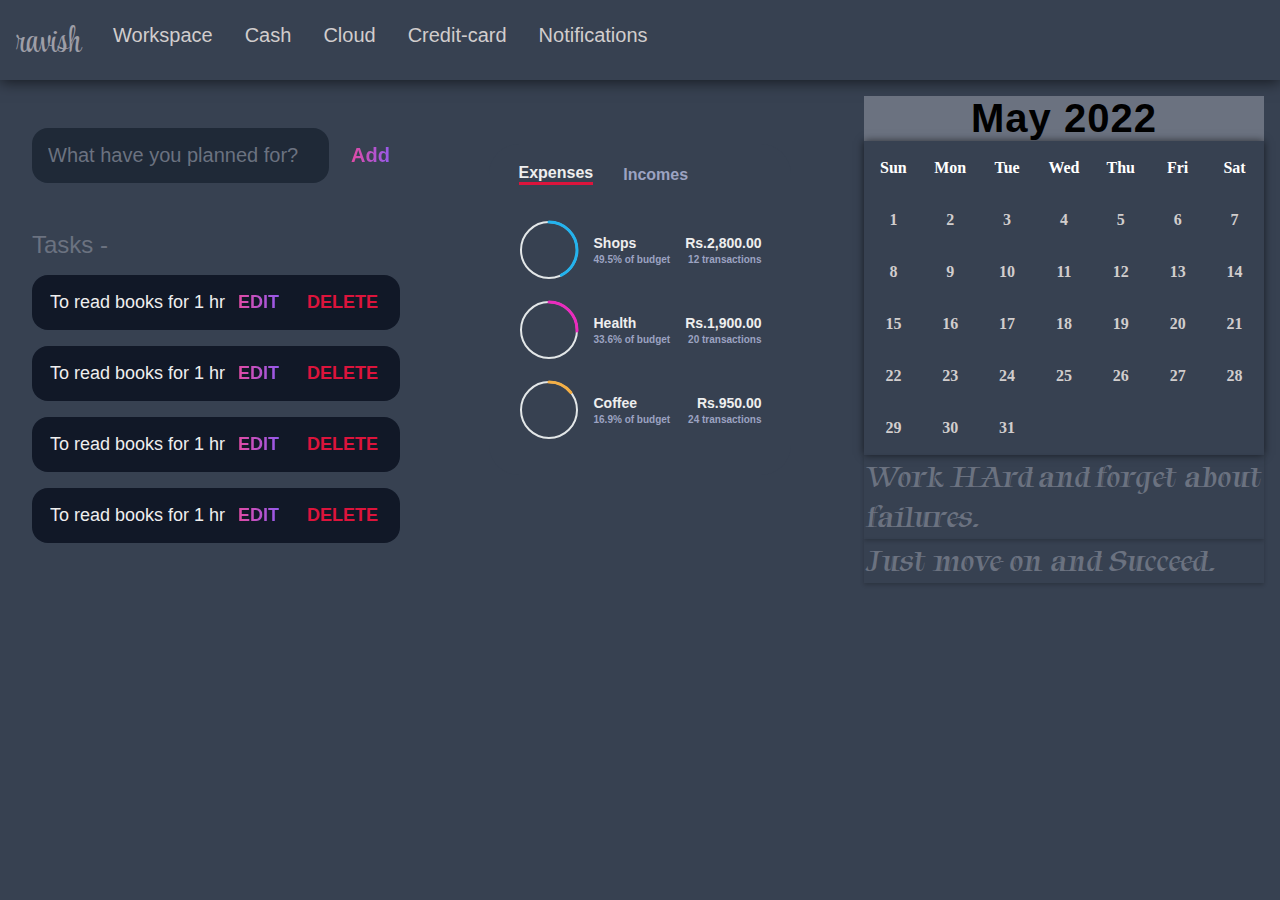
<file: dashboard/index.html>
<!DOCTYPE html>
<html lang="en">
<head>
	<meta charset="UTF-8">
	<meta http-equiv="X-UA-Compatible" content="IE=edge">
	<meta name="viewport" content="width=device-width, initial-scale=1.0">
	<title>Task List 2021</title>

	<link rel="stylesheet" href="style.css" />
    <link rel="stylesheet" href="navbar.css">
    <link rel="stylesheet" href="calender.css">
    <link rel="stylesheet" href="balance.css">
    <!-- <link href="https://cdn.jsdelivr.net/npm/bootstrap@5.1.3/dist/css/bootstrap.min.css" rel="stylesheet" integrity="sha384-1BmE4kWBq78iYhFldvKuhfTAU6auU8tT94WrHftjDbrCEXSU1oBoqyl2QvZ6jIW3" crossorigin="anonymous"> -->


</head>
<body>
    <nav>
        <a href="#" class="logo">ravish</a>
        <a href="#Workspace">Workspace</a>
        <a href="#Cash">Cash</a>
        <a href="#Cloud">Cloud</a>
        <a href="#Credit-card">Credit-card</a>
        <a href="#Notifications">Notifications</a>
    </nav>

    <!-- first row -->

    <div class="personal-dashboard">

        <div class="todo ">
            <header>
                <form id="new-task-form">
                    <input 
                        type="text" 
                        name="new-task-input" 
                        id="new-task-input" 
                        placeholder="What have you planned for?" />
                    <input 
                        type="submit"
                        id="new-task-submit" 
                        value="Add" />
                </form>
            </header>
            <main>
                <section class="task-list">
                    <h2>Tasks - </h2>

                    <div id="tasks">

                        <div class="task">
                            <div class="content">
                                <input 
                                    type="text" 
                                    class="text" 
                                    value="To read books for 1 hr"
                                    readonly>
                            </div>
                            <div class="actions">
                                <button class="edit">Edit</button>
                                <button class="delete">Delete</button>
                            </div>
                        </div>
                        <div class="task">
                            <div class="content">
                                <input 
                                    type="text" 
                                    class="text" 
                                    value="To read books for 1 hr"
                                    readonly>
                            </div>
                            <div class="actions">
                                <button class="edit">Edit</button>
                                <button class="delete">Delete</button>
                            </div>
                        </div>
                        <div class="task">
                            <div class="content">
                                <input 
                                    type="text" 
                                    class="text" 
                                    value="To read books for 1 hr"
                                    readonly>
                            </div>
                            <div class="actions">
                                <button class="edit">Edit</button>
                                <button class="delete">Delete</button>
                            </div>
                        </div>
                        <div class="task">
                            <div class="content">
                                <input 
                                    type="text" 
                                    class="text" 
                                    value="To read books for 1 hr"
                                    readonly>
                            </div>
                            <div class="actions">
                                <button class="edit">Edit</button>
                                <button class="delete">Delete</button>
                            </div>
                        </div>



                    </div>
                </section>
            </main>
        </div>

        <div class="container">
        
            <div class="bottom">
                <div class="expense-income-tab">
                    <span class="expense-tab active">Expenses</span>
                    <span class="income-tab">Incomes</span>
                </div>
                <div class="transaction-row">
                    <div class="transaction-icon">
                        <svg width="60" height="60" class="transaction-svg">
                            <circle r="28" cx="30" cy="30" class="transaction-track"></circle>
                            <circle r="28" cx="30" cy="30" class="transaction-progress" stroke="#23b3ee" stroke-dashoffset="100"></circle>
                        </svg>
                    </div>
                    <div class="transaction-name-col">
                        <span class="transaction-name">Shops</span>
                        <span class="transaction-desc">49.5% of budget</span>
                    </div>
                    <div class="transaction-amount-col">
                        <span class="transaction-amount">Rs.2,800.00</span>
                        <span class="transaction-amount-desc">12 transactions</span>
                    </div>
                </div>
                <div class="transaction-row">
                    <div class="transaction-icon">
                        <svg width="60" height="60" class="transaction-svg">
                            <circle r="28" cx="30" cy="30" class="transaction-track"></circle>
                            <circle r="28" cx="30" cy="30" class="transaction-progress" stroke="#eb2bbe" stroke-dashoffset="130"></circle>
                        </svg>
                    </div>
                    <div class="transaction-name-col">
                        <span class="transaction-name">Health</span>
                        <span class="transaction-desc">33.6% of budget</span>
                    </div>
                    <div class="transaction-amount-col">
                        <span class="transaction-amount">Rs.1,900.00</span>
                        <span class="transaction-amount-desc">20 transactions</span>
                    </div>
                </div>
                <div class="transaction-row">
                    <div class="transaction-icon">
                        <svg width="60" height="60" class="transaction-svg">
                            <circle r="28" cx="30" cy="30" class="transaction-track"></circle>
                            <circle r="28" cx="30" cy="30" class="transaction-progress" stroke="#f4af45" stroke-dashoffset="150"></circle>
                        </svg>
                        <i class="fas fa-coffee icon"></i>
                    </div>
                    <div class="transaction-name-col">
                        <span class="transaction-name">Coffee</span>
                        <span class="transaction-desc">16.9% of budget</span>
                    </div>
                    <div class="transaction-amount-col">
                        <span class="transaction-amount">Rs.950.00</span>
                        <span class="transaction-amount-desc">24 transactions</span>
                    </div>
                </div>
            </div>
        </div>

        <div class="calender">
            <div class="month">
                <strong>May</strong>
                <strong>2022</strong>
            </div>
            <table>
                <tr>
                    <th>Sun</th>
                    <th>Mon</th>
                    <th>Tue</th>
                    <th>Wed</th>
                    <th>Thu</th>
                    <th>Fri</th>
                    <th>Sat</th>
                </tr>
                <tr>
                    <td>1</td>
                    <td>2</td>
                    <td>3</td>
                    <td>4</td>
                    <td>5</td>
                    <td>6</td>
                    <td>7</td>
                </tr>
                <tr>
                    <td>8</td>
                    <td>9</td>
                    <td>10</td>
                    <td>11</td>
                    <td>12</td>
                    <td>13</td>
                    <td>14</td>
                </tr>
                <tr>
                    <td>15</td>
                    <td>16</td>
                    <td>17</td>
                    <td>18</td>
                    <td>19</td>
                    <td>20</td>
                    <td>21</td>
                </tr>
                <tr>
                    <td>22</td>
                    <td>23</td>
                    <td>24</td>
                    <td>25</td>
                    <td>26</td>
                    <td>27</td>
                    <td>28</td>
                </tr>
                <tr>
                    <td>29</td>
                    <td>30</td>
                    <td>31</td>
                    <td></td>
                    <td></td>
                    <td></td>
                    <td></td>
                    
                </tr>
            </table>

            <div class="calender-text">
                <div> Work HArd and forget about failures.</div>
                <div> Just move on and Succeed.</div>
            </div>

        </div>

    </div>

    <!-- second row -->

    <div>

    </div>

</body>
</html>
</file>
<file: dashboard/style.css>
* {
	margin: 0;
	font-family: "Fira sans", sans-serif;
    --dark: #374151;
	--darker: #1F2937;
	--darkest: #111827;
	--grey: #6B7280;
	--pink: #EC4899;
	--purple: #8B5CF6;
	--light: #EEE;
}

body{
    background-color: var(--dark)!important;
}

.personal-dashboard{
	display: flex;
	justify-content: space-between;
}

.todo {
    height: fit-content;
    width: fit-content;
	display: flex;
	flex-direction: column;
	color: #FFF;
	/* box-shadow: 0 0 8px rgba(0,0,0,0.6);
	border-radius: 1rem; */
	margin: 16px 0 0 16px ;

}

header {
	padding: 2rem 1rem;
    max-width: 400px;
	width: 100%;
	margin: 0 auto;
}

#new-task-form {
	display: flex;;
}

input, button {
	appearance: none;
	border: none;
	outline: none;
	background: none;
}

#new-task-input {
	background-color: var(--darker);
	padding: 1rem;
	border-radius: 1rem;
	margin-right: 1rem;
	color: var(--light);
	font-size: 1.25rem;
}

#new-task-input::placeholder {
	color: var(--grey);
}

#new-task-submit {
	color: var(--pink);
	font-size: 1.25rem;
	font-weight: 700;
	background-image: linear-gradient(to right, var(--pink), var(--purple));
	-webkit-background-clip: text;
	-webkit-text-fill-color: transparent;
	cursor: pointer;
	transition: 0.4s;
}

#new-task-submit:hover {
	opacity: 0.8;
}

#new-task-submit:active {
	opacity: 0.6;
}

main {
	max-width: 400px;
	width: 100%;
	margin: 0 auto;
}

.task-list {
	padding: 1rem;
}

.task-list h2 {
	font-size: 1.5rem;
	font-weight: 300;
	color: var(--grey);
	margin-bottom: 1rem;
}

#tasks .task {
	display: flex;
	justify-content: space-between;
	background-color: var(--darkest);
	padding: 1rem;
	border-radius: 1rem;
	margin-bottom: 1rem;
}

.task .content {
	flex: 1 1 0%;
}

.task .content .text {
	color: var(--light);
	font-size: 1.125rem;
	width: 100%;
	display: block;
	transition: 0.4s;
}

.task .content .text:not(:read-only) {
	color: var(--pink);
}

.task .actions {
	display: flex;
	margin: 0 -0.5rem;
}

.task .actions button {
	cursor: pointer;
	margin: 0 0.5rem;
	font-size: 1.125rem;
	font-weight: 700;
	text-transform: uppercase;
	transition: 0.4s;
}

.task .actions button:hover {
	opacity: 0.8;
}

.task .actions button:active {
	opacity: 0.6;
}

.task .actions .edit {
	background-image: linear-gradient(to right, var(--pink), var(--purple));
	-webkit-background-clip: text;
	-webkit-text-fill-color: transparent;
}

.task .actions .delete {
	color: crimson;
}
</file>
<file: dashboard/navbar.css>
@import url("https://fonts.googleapis.com/css2?family=Roboto:wght@100;300;400;500;700;900&display=swap");
@import url("https://fonts.googleapis.com/css2?family=Roboto:wght@100;300;400&family=Style+Script&display=swap");
@import url("https://fonts.googleapis.com/css2?family=Montserrat:wght@100;200;300;400;500;600;700;800;900&display=swap");

nav {
  background-color: #374151;
  display: flex;
  /* position: fixed; */
  box-shadow: 0 2px 14px rgba(0,0,0,0.6);
  width: 100%;
  height: 80px;
}

nav a {
  text-decoration: none;
  padding: 16px;
  padding-top: 24px;
  font-size: 20px;
  color: #d1cdcd;
  font-weight: 300;
}

nav a:hover {
  color: crimson;
}

.logo {
  color: #000000;
  font-family: "Style Script", cursive;
  font-size: 36px;
  padding-top: 16px;
}

.logo:hover {
  color: #9e9ea7;
}
</file>
<file: dashboard/calender.css>
@import url('https://fonts.googleapis.com/css2?family=Tapestry&display=swap');

.calender{
    margin: 16px 16px 0 0;
    max-width: 400px;
    font-family: serif;
    font-weight: bold;
    color: black;
    display: flex;
    flex-direction: column;
}
.month{
    text-align: center;
    background: #6B7280;
    font-size: 40px;
    letter-spacing: 1px;
    color: black;

}

table{
    box-shadow: 0 0 8px rgba(0, 0, 0, 0.6);
}

table, th, td{
    width: 100%;
    table-layout: fixed;
    text-align: center;
    font-size: 4 px;
    font-family: Elaphant;
}
tr, th, td{
    padding: 16px 4px;
}
th{
    background: #374151;
    color: white;
    font-family: arial black;
}
td{
    background: #374151;
    color: #d1cdcd;
}
td:hover{
    background: crimson;
}

.calender-text>div
{
    font-family: 'Tapestry', cursive !important;
    color: #6B7280;
    font-weight: 400;
    font-size: xx-large;
    padding: 2px;
    box-shadow: 0 2px 4px rgba(0, 0, 0, 0.2);
}
</file>
<file: dashboard/balance.css>
@import url('https://fonts.googleapis.com/css2?family=Nunito+Sans:wght@400;600;700&display=swap');


.container {
    font-family: 'Nunito Sans', sans-serif;
    display: flex;
    background: #374151;
    height: fit-content;
    width: fit-content;
    margin-top: 64px;
}


div.bottom {
    background: #374151;
    padding: 20px 30px;
    border-radius: 30px;
}

div.expense-income-tab {
    display: flex;
    align-items: center;
    margin-bottom: 30px;
}

span.expense-tab {
    color: #9ca3c2;
    font-weight: 700;
    font-size: 16px;
}

span.income-tab {
    color: #9ca3c2;
    font-weight: 700;
    font-size: 16px;
    margin-left: 30px;
    margin-right: auto;
}

i.fa-filter {
    color: #fdfdff;
}

circle.transaction-track {
    stroke: #e3e7e8;
    stroke-width: 2;
    fill: none;
}

circle.transaction-progress {
    stroke-width: 3;
    stroke-dasharray: 175;
    fill: none;
    stroke-linecap: round;
    transform-origin: center;
    transform: rotate(-90deg);
}

div.transaction-row {
    display: flex;
    align-items: center;
    padding-bottom: 10px;
}

div.transaction-icon {
    position: relative;
    display: flex;
    justify-content: center;
    align-items: center;
    width: 60px;
    height: 60px;
    margin-bottom: 10px;
}

svg.transaction-svg {
    position: absolute;
    margin-top: 10px;
}

i.icon {
    position: absolute;
    color: #ffffff;
    margin-top: 10px;
}

div.transaction-name-col {
    display: flex;
    flex-direction: column;
    margin-right: auto;
    margin-left: 15px;
}

span.transaction-name,
span.transaction-amount {
    font-weight: 700;
    font-size: 14px;
    margin-bottom: 3px;
    color: #EEE;
}

span.transaction-desc,
span.transaction-amount-desc {
    font-weight: 600;
    font-size: 10px;
    color: #9ca3c2;
}

div.transaction-amount-col {
    display: flex;
    flex-direction: column;
    align-items: flex-end;
    margin-left: 15px;
}

span.active {
    color: #EEE;
    border-bottom: 3px solid crimson;
}
</file>
